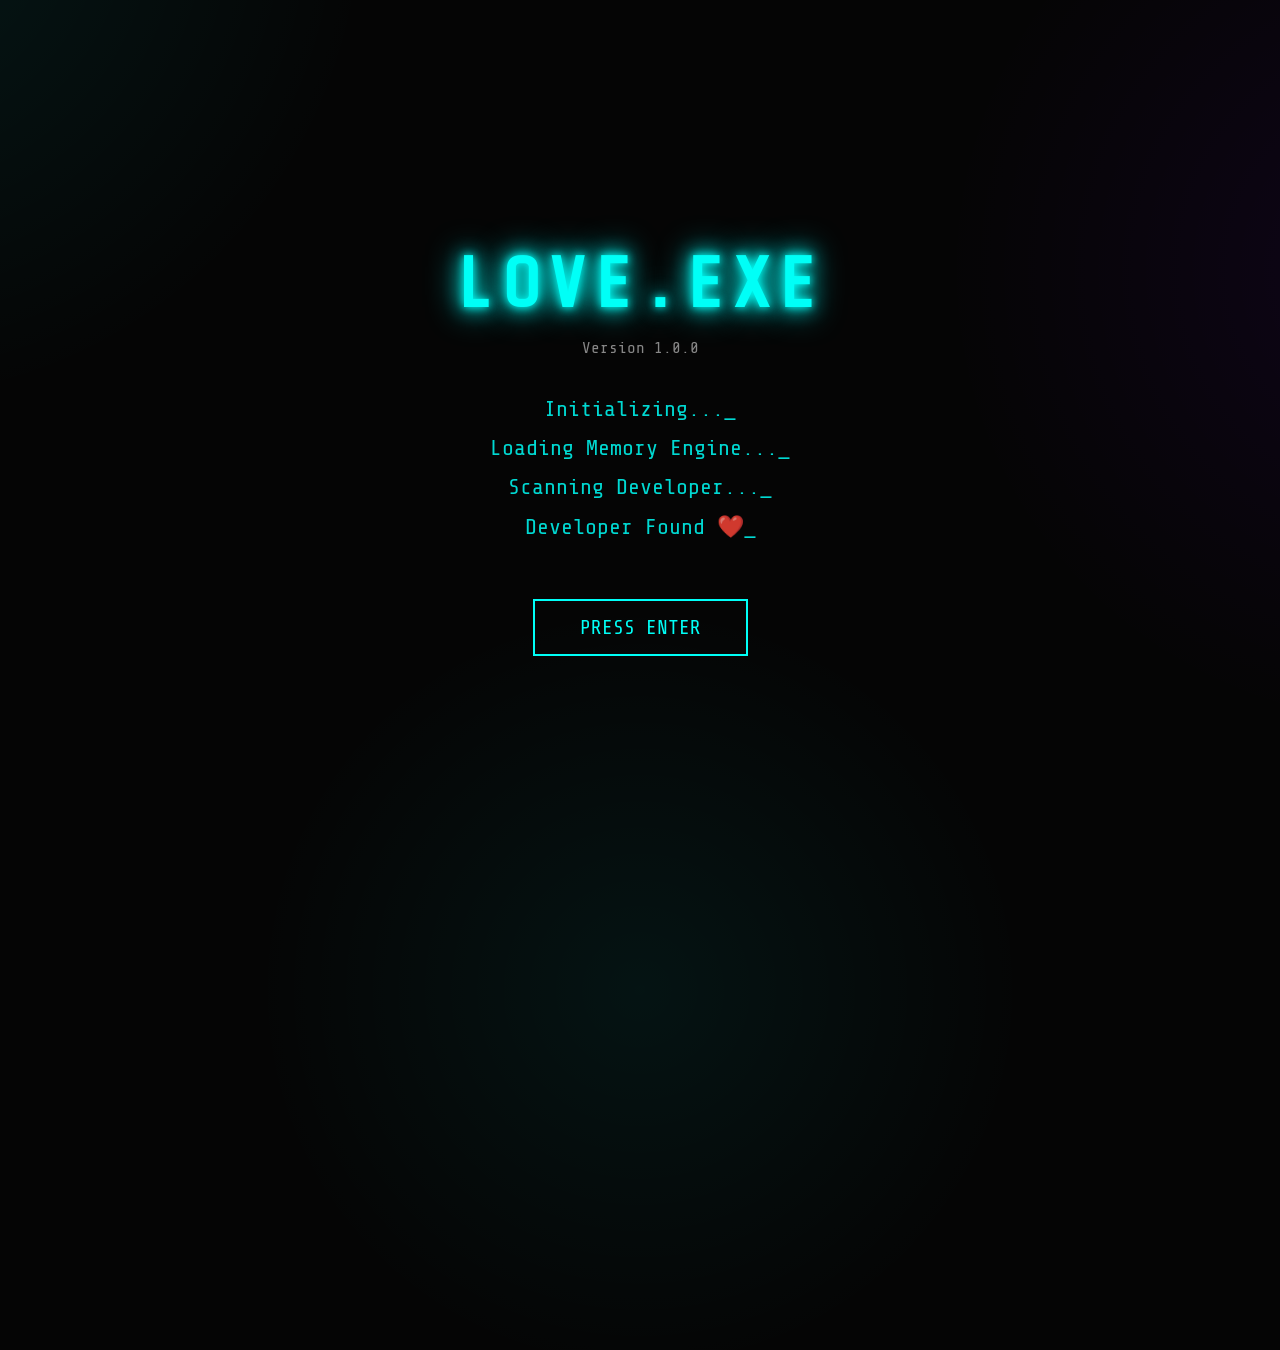
<file: index.html>
<!DOCTYPE html>
<html lang="en">
<head>
    <meta charset="UTF-8">
    <meta name="viewport" content="width=device-width, initial-scale=1.0">
    <title>LOVE.EXE</title>
    <link rel="stylesheet" href="style.css">
</head>

<body>

<div class="boot-screen">

    <h1>LOVE.EXE</h1>

    <p class="version">Version 1.0.0</p>

    <div class="loading-text">
        <p>Initializing...</p>
        <p>Loading Memory Engine...</p>
        <p>Scanning Developer...</p>
        <p>Developer Found ❤️</p>
    </div>

    <button onclick="window.location.href='pages/terminal.html'">
        PRESS ENTER
    </button>

</div>

</body>
</html>
</file>
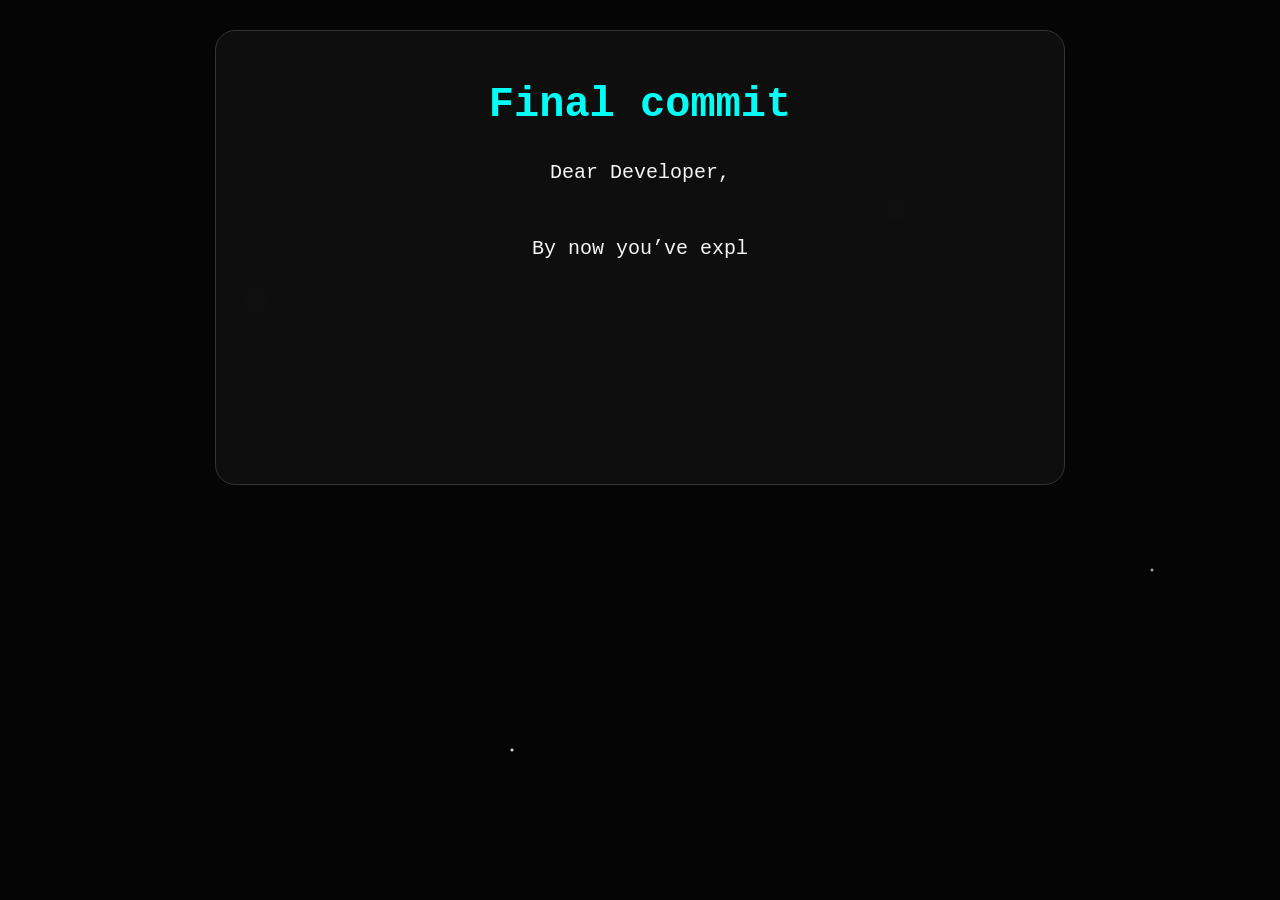
<file: pages/final.html>
<!DOCTYPE html>
<html lang="en">
<head>
<meta charset="UTF-8">
<meta name="viewport" content="width=device-width, initial-scale=1.0">
<title>Final Commit</title>

<style>
*{
    margin:0;
    padding:0;
    box-sizing:border-box;
}

body{
    background:#050505;
    color:#f5f5f5;
    font-family:'Courier New', monospace;
    display:flex;
    justify-content:center;
    align-items:flex-start;
    min-height:100vh;
    overflow-y:auto;
    overflow-x:hidden;
    padding:30px 0;
}
.stars{
    position:fixed;
    width:100%;
    height:100%;
    background:
    radial-gradient(circle at 20% 30%, rgba(255,255,255,.9) 1px, transparent 2px),
    radial-gradient(circle at 70% 20%, rgba(255,255,255,.7) 1px, transparent 2px),
    radial-gradient(circle at 40% 80%, rgba(255,255,255,.8) 1px, transparent 2px),
    radial-gradient(circle at 90% 60%, rgba(255,255,255,.6) 1px, transparent 2px);
    animation:twinkle 4s infinite alternate;
}

@keyframes twinkle{
    from{opacity:.6;}
    to{opacity:1;}
}

.card{
    position:relative;
    z-index:2;
    max-width:850px;
    width:90%;
    padding:50px;
    background:rgba(17,17,17,.85);
    border:1px solid #333;
    border-radius:20px;
    backdrop-filter:blur(8px);
    text-align:center;
    max-height:90vh;
    overflow-y:auto;
}

h1{
    color:#00fff7;
    margin-bottom:25px;
    font-size:42px;
}

.message{
    font-size:20px;
    line-height:1.9;
    white-space:pre-wrap;
    min-height:280px;
}

button{
    margin-top:35px;
    padding:15px 35px;
    background:#00fff7;
    color:#000;
    border:none;
    border-radius:10px;
    cursor:pointer;
    font-weight:bold;
    font-size:16px;
    display:none;
}

.terminal{
    display:none;
    margin-top:30px;
    text-align:left;
    background:#000;
    color:#00ff88;
    padding:25px;
    border-radius:12px;
    line-height:1.8;
}
</style>
</head>

<body>

<div class="stars"></div>

<div class="card">

<h1>Final commit</h1>

<div class="message" id="message"></div>

<button id="pullBtn" onclick="runGitPull()">

git pull origin forever

</button>

<div class="terminal" id="terminal"></div>

</div>

<script>
const text = `Dear Developer,

By now you’ve explored every folder,
unlocked every memory,
and read every hidden letter.

But before anything else,
I want to tell you something from my heart.

I am sorry, darling.
Meri wajah se itna sab hua.
Apun aise door hai,
itni doori hai.
Call pe baate karte karte sona,
game khelna,
aur time spend karna —
sab kuch itni door se hi ho raha hai.

Phir bhi,
aap har din meri itni care karte ho.
Each and every little thing you do
makes me feel like the most loved person in the world.

Sachhi,
aapki wajah se hi main yahan hoon.
Humari itni mehnat,
itni research,
A to Z —
you were always there with me.

I am so, so, so grateful to have you.

I love youuuuuuuuuuuuu
sooooooooo muchhhhhhhhhhh,
meriiiiiiiii jaan,
mera pyara chirkut billi,
mera cutu baby.

I love you so, so, so much.

And now I want to tell you one last thing.

This project was never about code.

It was about us.

I know distance has been hard.

I know college moved us to different states.

And I know that in a month,
you’ll be going even farther away.

I couldn’t stop time.

I couldn’t shorten the distance.

So I built this instead.

Every page,
every animation,
every line of code
was written while missing you.

This is my favorite project.

And you will always be
my favorite person.

Maybe one day we’ll laugh at this distance.

Maybe one day this website
will become just an old memory.

But even then,
I hope you remember
that there was a girl
who learned HTML,
CSS,
JavaScript,
Git,
and GitHub
just to build a little world
where you could feel loved.

This project has a version number.

My love for you doesn’t.

Forever,

Your girl ❤️`;

const message = document.getElementById('message');
let i = 0;

function type(){

    if(i < text.length){

        message.textContent += text.charAt(i);

        // Auto-scroll while typing
        message.parentElement.scrollTop = message.parentElement.scrollHeight;

        i++;

        setTimeout(type, 35);

    }else{

        document.getElementById('pullBtn').style.display='inline-block';

        // Ensure the button is visible
        message.parentElement.scrollTop = message.parentElement.scrollHeight;

    }

}

type();

function runGitPull(){

    const terminal = document.getElementById('terminal');

    terminal.style.display='block';

    terminal.innerHTML = '';

    const lines = [

    '$ git pull origin forever',
    '',
    'Receiving memories...',
    'Updating future...',
    'Resolving distance...',
    'Done.',
    '',
    'Owner: My chirkut billi ❤️',
    'License: Forever',
    'Status: Still in love',
    '',
    'No merge conflicts detected.',
    'You and I are on the same branch.'

];

    let index = 0;

    function print(){

        if(index < lines.length){

            terminal.innerHTML += lines[index] + '<br>';
            index++;

            setTimeout(print, 500);

        }

    }

    print();

}
</script>
<audio id="bgMusic" loop>
    <source src="../assets/music/our-song.mp3" type="audio/mpeg">
</audio>

<script>
const music = document.getElementById('bgMusic');

// Restore saved playback position
const savedTime = localStorage.getItem('musicTime');
if (savedTime) {
    music.currentTime = parseFloat(savedTime);
}

// Try to autoplay
music.play().catch(() => {
    // Browser blocks autoplay until user interacts
});

// Save current position continuously
setInterval(() => {
    localStorage.setItem('musicTime', music.currentTime);
}, 1000);
</script>
<!--
Hey, I knew you’d inspect the code.

If you’re reading this,
it means you pressed Ctrl+U or opened DevTools.

Nerd.

I love you.

- Your favorite bug ❤️
-->
</body>
</html>
</file>
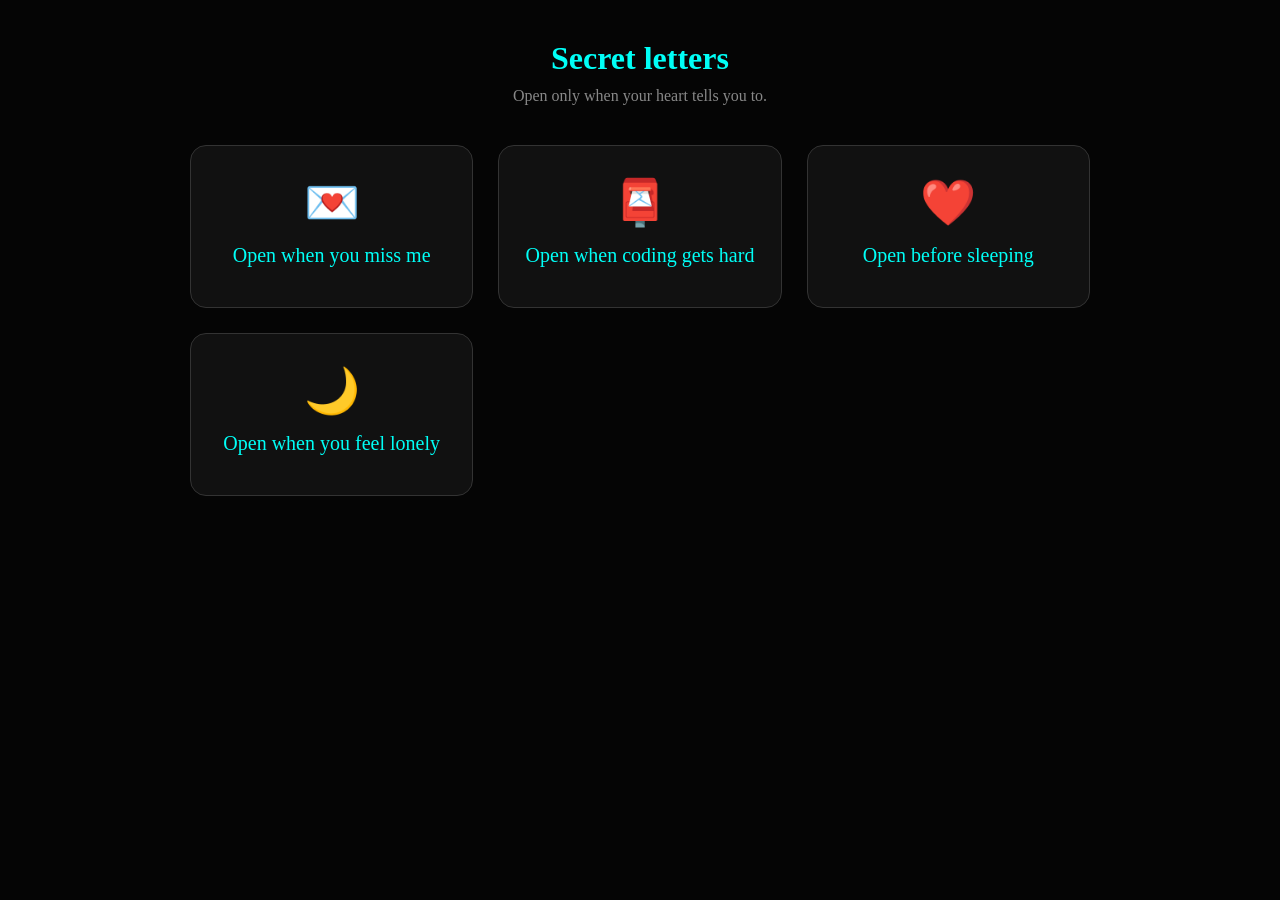
<file: pages/letters.html>
<!DOCTYPE html>
<html lang="en">
<head>
<meta charset="UTF-8">
<meta name="viewport" content="width=device-width, initial-scale=1.0">
<title>Secret letters</title>

<style>
*{
    margin:0;
    padding:0;
    box-sizing:border-box;
}

body{
    background:#050505;
    color:#f5f5f5;
    font-family:'Georgia', serif;
    padding:40px 20px;
}

.container{
    max-width:900px;
    margin:auto;
}

h1{
    text-align:center;
    margin-bottom:10px;
    color:#00fff7;
}

.subtitle{
    text-align:center;
    color:#888;
    margin-bottom:40px;
}

.grid{
    display:grid;
    grid-template-columns:repeat(auto-fit,minmax(250px,1fr));
    gap:25px;
}

.envelope{
    background:#111;
    border:1px solid #333;
    border-radius:16px;
    padding:30px 20px;
    text-align:center;
    cursor:pointer;
    transition:.3s;
}

.envelope:hover{
    border-color:#00fff7;
    transform:translateY(-5px);
}

.icon{
    font-size:45px;
    margin-bottom:15px;
}

.title{
    font-size:20px;
    margin-bottom:10px;
    color:#00fff7;
}

.letter{
    display:none;
    margin-top:40px;
    background:#fffdf8;
    color:#222;
    padding:30px;
    border-radius:16px;
    line-height:1.9;
    font-size:18px;
}

.letter h2{
    margin-bottom:20px;
    color:#111;
}

.next{
    text-align:center;
    margin-top:30px;
}

button{
    padding:12px 28px;
    background:#00fff7;
    color:#000;
    border:none;
    border-radius:8px;
    cursor:pointer;
    font-weight:bold;
}
</style>
</head>

<body>

<div class="container">

<h1>Secret letters</h1>

<div class="subtitle">Open only when your heart tells you to.</div>

<div class="grid">

<div class="envelope" onclick="openLetter(1)">

<div class="icon">💌</div>

<div class="title">Open when you miss me</div>

</div>

<div class="envelope" onclick="openLetter(2)">

<div class="icon">📮</div>

<div class="title">Open when coding gets hard</div>

</div>

<div class="envelope" onclick="openLetter(3)">

<div class="icon">❤️</div>

<div class="title">Open before sleeping</div>

</div>

<div class="envelope" onclick="openLetter(4)">

<div class="icon">🌙</div>

<div class="title">Open when you feel lonely</div>

</div>

</div>

<div class="letter" id="letterBox">

<h2 id="letterTitle"></h2>

<p id="letterText"></p>

<div class="next">

<button onclick="window.location.href='final.html'">

FINAL MESSAGE →

</button>

</div>

</div>

</div>

<script>
const letters = {

1:{

title:'Open when you miss me',

text:`I know distance is not easy.

If you’re reading this, I’m probably missing you too.

Maybe we’re in different states.

Maybe we’re busy.

Maybe we’re both pretending we’re okay.

But I want you to remember something.

You have never been alone in this relationship.

Every day, in some corner of my mind, I’m choosing you.

And I’ll keep choosing you.`

},

2:{

title:'Open when coding gets hard',

text:`Take a deep breath.

Drink some water.

Stretch.

Then come back and destroy that bug.

You’re one of the smartest people I know, and I hope you never forget that.

Also… if the code still doesn’t work,

I’m officially blaming the compiler.`

},

3:{

title:'Open before sleeping',

text:`I wish I could say goodnight in person.

I wish I could steal your blanket.

I wish distance had a logout button.

Until then,

sleep well,

dream big,

and know that someone loves you very, very much.`

},

4:{

title:'Open when you feel lonely',

text:`Read this carefully.

You are loved.

You are appreciated.

You are someone’s favorite person.

No matter how far you go,

no matter which country you’re in,

my heart will always know the way back to you.`

}

};

function openLetter(id){

    document.getElementById('letterBox').style.display='block';

    document.getElementById('letterTitle').textContent = letters[id].title;

    document.getElementById('letterText').textContent = letters[id].text;

    window.scrollTo({
        top:document.body.scrollHeight,
        behavior:'smooth'
    });

}
</script>
<audio id="bgMusic" loop>
    <source src="../assets/music/our-song.mp3" type="audio/mpeg">
</audio>

<script>
const music = document.getElementById('bgMusic');

// Restore saved playback position
const savedTime = localStorage.getItem('musicTime');
if (savedTime) {
    music.currentTime = parseFloat(savedTime);
}

// Try to autoplay
music.play().catch(() => {
    // Browser blocks autoplay until user interacts
});

// Save current position continuously
setInterval(() => {
    localStorage.setItem('musicTime', music.currentTime);
}, 1000);
</script>
</body>
</html>
</file>
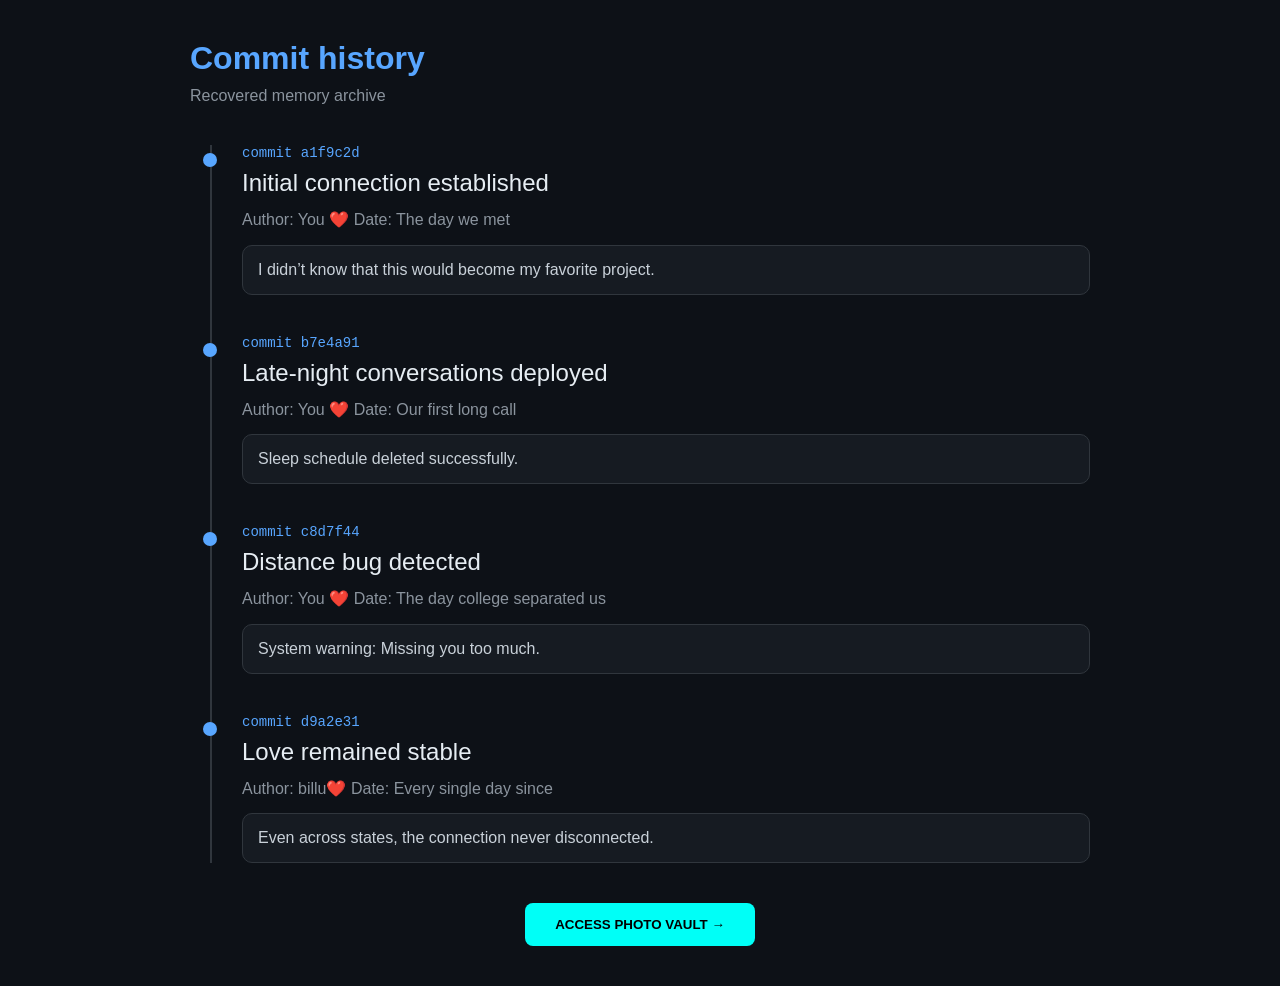
<file: pages/memories.html>
<!DOCTYPE html>
<html lang="en">
<head>
<meta charset="UTF-8">
<meta name="viewport" content="width=device-width, initial-scale=1.0">
<title>Commit History</title>

<style>
*{
    margin:0;
    padding:0;
    box-sizing:border-box;
}

body{
    background:#0d1117;
    color:#e6edf3;
    font-family:Arial, Helvetica, sans-serif;
    padding:40px 20px;
}

.container{
    max-width:900px;
    margin:auto;
}

.header{
    margin-bottom:40px;
}

h1{
    color:#58a6ff;
    margin-bottom:10px;
}

.subtitle{
    color:#8b949e;
}

.timeline{
    border-left:2px solid #30363d;
    margin-left:20px;
    padding-left:30px;
}

.commit{
    position:relative;
    margin-bottom:40px;
}

.commit::before{
    content:'';
    position:absolute;
    left:-39px;
    top:8px;
    width:14px;
    height:14px;
    background:#58a6ff;
    border-radius:50%;
}

.hash{
    color:#58a6ff;
    font-family:'Courier New', monospace;
    font-size:14px;
    margin-bottom:8px;
}

.message{
    font-size:24px;
    margin-bottom:10px;
}

.meta{
    color:#8b949e;
    line-height:1.6;
}

.note{
    margin-top:12px;
    color:#c9d1d9;
    background:#161b22;
    border:1px solid #30363d;
    border-radius:10px;
    padding:15px;
}

.next{
    margin-top:40px;
    text-align:center;
}

button{
    padding:14px 30px;
    background:#00fff7;
    color:black;
    border:none;
    border-radius:8px;
    cursor:pointer;
    font-weight:bold;
}
</style>
</head>

<body>

<div class="container">

<div class="header">

<h1>Commit history</h1>

<div class="subtitle">Recovered memory archive</div>

</div>

<div class="timeline">

<div class="commit">

<div class="hash">commit a1f9c2d</div>

<div class="message">Initial connection established</div>

<div class="meta">

Author: You ❤️

Date: The day we met

</div>

<div class="note">

I didn’t know that this would become my favorite project.

</div>

</div>

<div class="commit">

<div class="hash">commit b7e4a91</div>

<div class="message">Late-night conversations deployed</div>

<div class="meta">

Author: You ❤️

Date: Our first long call

</div>

<div class="note">

Sleep schedule deleted successfully.

</div>

</div>

<div class="commit">

<div class="hash">commit c8d7f44</div>

<div class="message">Distance bug detected</div>

<div class="meta">

Author: You ❤️

Date: The day college separated us

</div>

<div class="note">

System warning: Missing you too much.

</div>

</div>

<div class="commit">

<div class="hash">commit d9a2e31</div>

<div class="message">Love remained stable</div>

<div class="meta">

Author: billu❤️

Date: Every single day since

</div>

<div class="note">

Even across states, the connection never disconnected.

</div>

</div>

</div>

<div class="next">

<button onclick="window.location.href='photos.html'">

ACCESS PHOTO VAULT →

</button>

</div>

</div>
<audio id="bgMusic" loop>
    <source src="../assets/music/our-song.mp3" type="audio/mpeg">
</audio>

<script>
const music = document.getElementById('bgMusic');

// Restore saved playback position
const savedTime = localStorage.getItem('musicTime');
if (savedTime) {
    music.currentTime = parseFloat(savedTime);
}

// Try to autoplay
music.play().catch(() => {
    // Browser blocks autoplay until user interacts
});

// Save current position continuously
setInterval(() => {
    localStorage.setItem('musicTime', music.currentTime);
}, 1000);
</script>
</body>
</html>
</file>
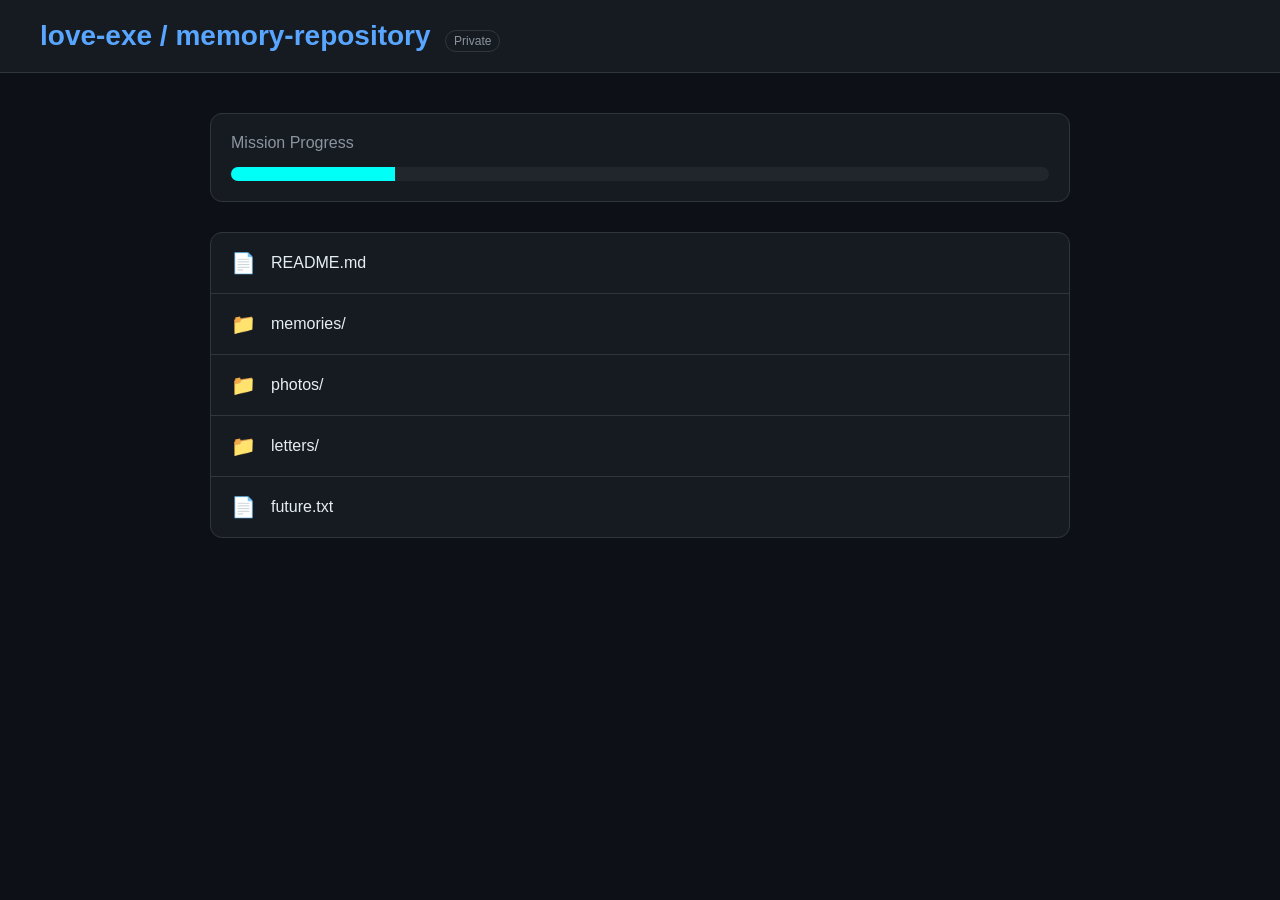
<file: pages/repository.html>
<!DOCTYPE html>
<html lang="en">
<head>
<meta charset="UTF-8">
<meta name="viewport" content="width=device-width, initial-scale=1.0">
<title>Memory Repository</title>

<style>
*{
    margin:0;
    padding:0;
    box-sizing:border-box;
}

body{
    background:#0d1117;
    color:#e6edf3;
    font-family:Arial, Helvetica, sans-serif;
}

.header{
    background:#161b22;
    padding:20px 40px;
    border-bottom:1px solid #30363d;
}

.repo-title{
    color:#58a6ff;
    font-size:28px;
    font-weight:bold;
}

.private{
    display:inline-block;
    margin-left:10px;
    padding:3px 8px;
    border:1px solid #30363d;
    border-radius:20px;
    font-size:12px;
    color:#8b949e;
}

.container{
    max-width:900px;
    margin:40px auto;
    padding:0 20px;
}

.progress-box{
    background:#161b22;
    border:1px solid #30363d;
    border-radius:12px;
    padding:20px;
    margin-bottom:30px;
}

.progress-title{
    margin-bottom:15px;
    color:#8b949e;
}

.progress-bar{
    width:100%;
    height:14px;
    background:#21262d;
    border-radius:20px;
    overflow:hidden;
}

.progress{
    width:20%;
    height:100%;
    background:#00fff7;
}

.file-box{
    background:#161b22;
    border:1px solid #30363d;
    border-radius:12px;
    overflow:hidden;
}

.file{
    padding:18px 20px;
    border-bottom:1px solid #30363d;
    cursor:pointer;
    transition:.3s;
    display:flex;
    align-items:center;
}

.file:hover{
    background:#1f2630;
}

.file:last-child{
    border-bottom:none;
}

.icon{
    margin-right:15px;
    font-size:20px;
}

.folder{
    color:#58a6ff;
}

.readme{
    color:#8b949e;
}

.message{
    margin-top:30px;
    background:#161b22;
    border:1px solid #30363d;
    border-radius:12px;
    padding:25px;
    display:none;
    line-height:1.8;
}

h2{
    color:#58a6ff;
    margin-bottom:15px;
}

.next-btn{
    margin-top:25px;
    padding:12px 25px;
    background:#00fff7;
    color:#000;
    border:none;
    border-radius:8px;
    cursor:pointer;
    font-weight:bold;
    display:none;
}
</style>
</head>

<body>

<div class="header">

    <span class="repo-title">love-exe / memory-repository</span>

    <span class="private">Private</span>

</div>

<div class="container">

<div class="progress-box">

<div class="progress-title">Mission Progress</div>

<div class="progress-bar">

<div class="progress"></div>

</div>

</div>

<div class="file-box">

<div class="file" onclick="openReadme()">

<span class="icon readme">📄</span>

README.md

</div>

<div class="file">

<span class="icon folder">📁</span>

memories/

</div>

<div class="file">

<span class="icon folder">📁</span>

photos/

</div>

<div class="file">

<span class="icon folder">📁</span>

letters/

</div>

<div class="file">

<span class="icon readme">📄</span>

future.txt

</div>

</div>

<div class="message" id="message">

<h2>README.md</h2>

<p>

Hello, Developer.

</p>

<p>

If you found this repository, it means you successfully recovered the missing memory archive.

</p>

<p>

This is not a normal project.

</p>

<p>

Every folder contains a memory.

Every file contains a feeling.

Every commit contains a moment I never wanted to forget.

</p>

<p>

You’re not here to debug code.

You’re here to explore us.

</p>

<p>

Start with the memories folder.

The first commit is waiting for you.

</p>

<button class="next-btn" id="nextBtn" onclick="goToMemories()">

OPEN MEMORIES →

</button>

</div>

</div>

<script>
function openReadme(){

    document.getElementById('message').style.display='block';

    document.getElementById('nextBtn').style.display='inline-block';

}

function goToMemories(){

    window.location.href='memories.html';

}
</script>
<audio id="bgMusic" loop>
    <source src="../assets/music/our-song.mp3" type="audio/mpeg">
</audio>

<script>
const music = document.getElementById('bgMusic');

// Restore saved playback position
const savedTime = localStorage.getItem('musicTime');
if (savedTime) {
    music.currentTime = parseFloat(savedTime);
}

// Try to autoplay
music.play().catch(() => {
    // Browser blocks autoplay until user interacts
});

// Save current position continuously
setInterval(() => {
    localStorage.setItem('musicTime', music.currentTime);
}, 1000);
</script>
</body>
</html>
</file>
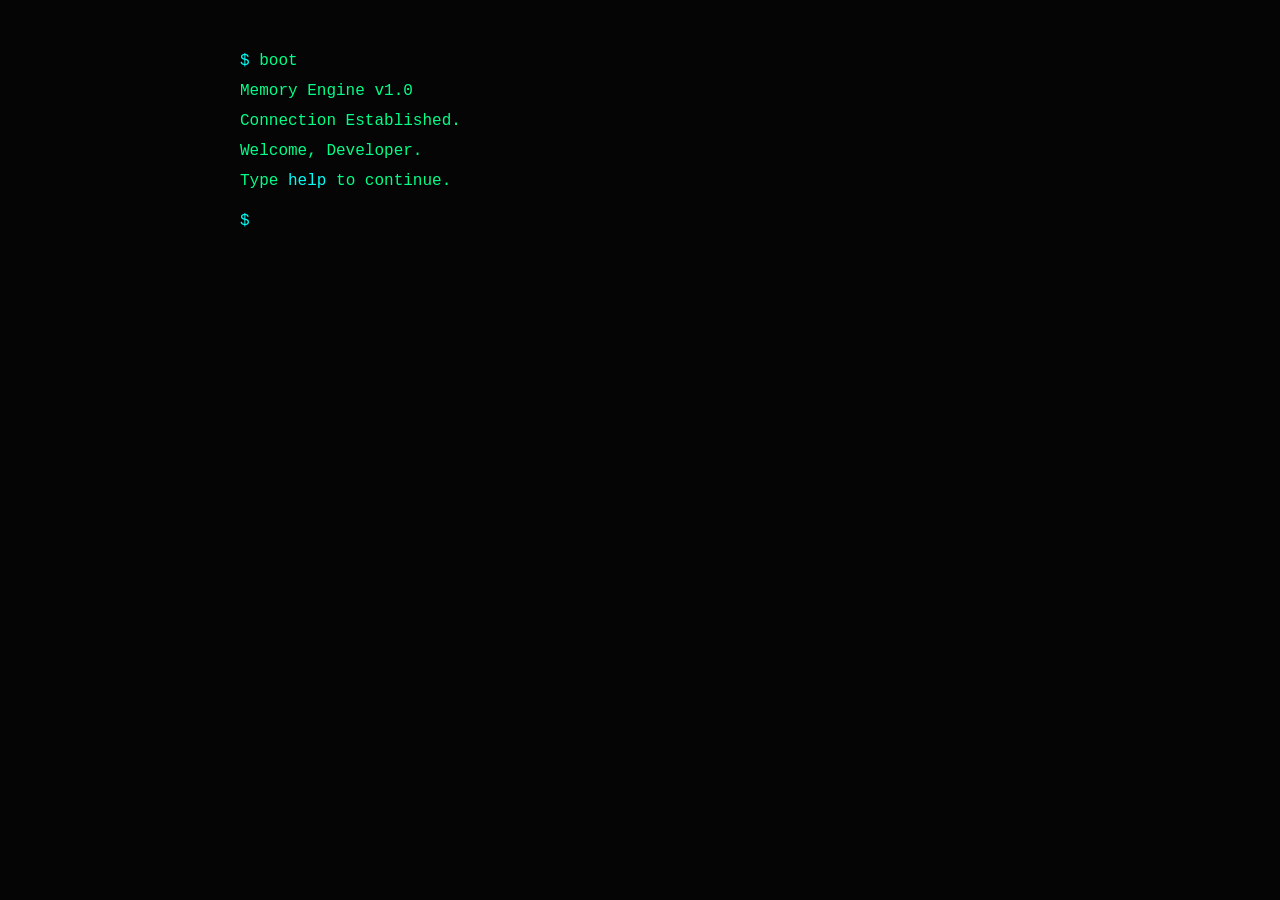
<file: pages/terminal.html>
<!DOCTYPE html>
<html lang="en">
<head>
    <meta charset="UTF-8">
    <meta name="viewport" content="width=device-width, initial-scale=1.0">
    <title>LOVE.EXE Terminal</title>

    <style>
        body{
            margin:0;
            background:#050505;
            color:#00ff88;
            font-family:'Courier New', monospace;
            padding:40px;
        }

        .terminal{
            max-width:800px;
            margin:auto;
        }

        .line{
            margin:12px 0;
            white-space:pre-wrap;
        }

        .prompt{
            color:#00fff7;
        }

        .input-line{
            display:flex;
            align-items:center;
            margin-top:20px;
        }

        #input{
            background:transparent;
            border:none;
            outline:none;
            color:#00ff88;
            font-family:'Courier New', monospace;
            font-size:18px;
            width:100%;
            margin-left:8px;
        }
    </style>
</head>

<body>

<div class="terminal">

    <div class="line"><span class="prompt">$</span> boot</div>
    <div class="line">Memory Engine v1.0</div>
    <div class="line">Connection Established.</div>
    <div class="line">Welcome, Developer.</div>
    <div class="line">Type <span class="prompt">help</span> to continue.</div>

    <div id="output"></div>

    <div class="input-line">
        <span class="prompt">$</span>
        <input type="text" id="input" autocomplete="off" autofocus>
    </div>

</div>

<audio id="bgMusic" loop>
    <source src="../assets/music/our-song.mp3" type="audio/mpeg">
</audio>

<script>
const input = document.getElementById('input');
const output = document.getElementById('output');

// Music
const music = document.getElementById('bgMusic');
const savedTime = localStorage.getItem('musicTime');

if(savedTime){
    music.currentTime = parseFloat(savedTime);
}

music.play().catch(() => {});

setInterval(() => {
    localStorage.setItem('musicTime', music.currentTime);
}, 1000);

// Commands
const commands = {
    help: `Available commands:

unlock
status
future
clear

Hint: Type unlock to continue.`,

    unlock: `Repository found.

Decrypting memory fragments...

Memory #01 unlocked.

Redirecting to Memory Repository...`,

    status: `Relationship Status

Distance: Too much
Love: Infinite
Missing You: 999999999%`,

    future: `Loading future branch...

Creating memories...

Reunion.exe available soon.`
};

input.focus();

document.body.addEventListener('click', () => {
    input.focus();
});

input.addEventListener('keydown', function(e){

    if(e.key === 'Enter'){

        const cmd = input.value.trim().toLowerCase();

        if(cmd === ''){
            return;
        }

        output.innerHTML += `<div class="line"><span class="prompt">$</span> ${cmd}</div>`;

        if(cmd === 'clear'){
            output.innerHTML = '';
        }
        else if(commands[cmd]){
            output.innerHTML += `<div class="line">${commands[cmd].replace(/\n/g,'<br>')}</div>`;

            if(cmd === 'unlock'){
                setTimeout(() => {
                    window.location.href = 'repository.html';
                }, 2000);
            }
        }
        else{
            output.innerHTML += `<div class="line">Command not found. Type help.</div>`;
        }

        input.value = '';
        window.scrollTo(0, document.body.scrollHeight);
    }

});
</script>

</body>
</html>
</file>
<file: style.css>
/* ===== GOOGLE FONT ===== */
@import url('https://fonts.googleapis.com/css2?family=Share+Tech+Mono&display=swap');

/* ===== RESET ===== */
*{
    margin:0;
    padding:0;
    box-sizing:border-box;
}

/* ===== BODY ===== */
body{

    background:#050505;
    color:#00fff7;

    font-family:'Share Tech Mono', monospace;

    display:flex;
    justify-content:center;
    align-items:center;

    height:100vh;

    overflow-y:auto;
    overflow-x:hidden;
}

/* ===== BOOT SCREEN ===== */

.boot-screen{
    width:700px;
    text-align:center;
    position:relative;
    z-index:1;
}

/* ===== TITLE ===== */

h1{

    font-size:70px;

    letter-spacing:8px;

    color:#00fff7;

    text-shadow:
    0 0 8px #00fff7,
    0 0 20px #00fff7,
    0 0 35px #00fff7;

    margin-bottom:15px;

}

/* ===== VERSION ===== */

.version{

    color:#888;

    margin-bottom:40px;

}

/* ===== LOADING TEXT ===== */

.loading-text p{

    margin:15px;

    font-size:22px;

    opacity:.85;

}

/* ===== BUTTON ===== */

button{

    margin-top:45px;

    padding:15px 45px;

    font-size:20px;

    background:transparent;

    border:2px solid #00fff7;

    color:#00fff7;

    cursor:pointer;

    transition:.4s;

    font-family:'Share Tech Mono', monospace;

}

button:hover{

    background:#00fff7;

    color:black;

    box-shadow:
    0 0 20px #00fff7,
    0 0 40px #00fff7;

}body::before{
    content:'';
    position:absolute;
    width:200%;
    height:200%;
    background:
    radial-gradient(circle at 20% 20%, rgba(0,255,247,0.08), transparent 20%),
    radial-gradient(circle at 80% 40%, rgba(128,0,255,0.08), transparent 20%),
    radial-gradient(circle at 50% 80%, rgba(0,255,247,0.06), transparent 20%);
    animation: drift 20s linear infinite;
    pointer-events: none;
    z-index: -1;
}


@keyframes drift{
    from{
        transform:translate(-10%, -10%);
    }
    to{
        transform:translate(10%, 10%);
    }
}.loading-text p::after{
    content:'_';
    animation:blink .8s infinite;
}

@keyframes blink{
    0%,50%{
        opacity:1;
    }
    51%,100%{
        opacity:0;
    }
}
</file>
